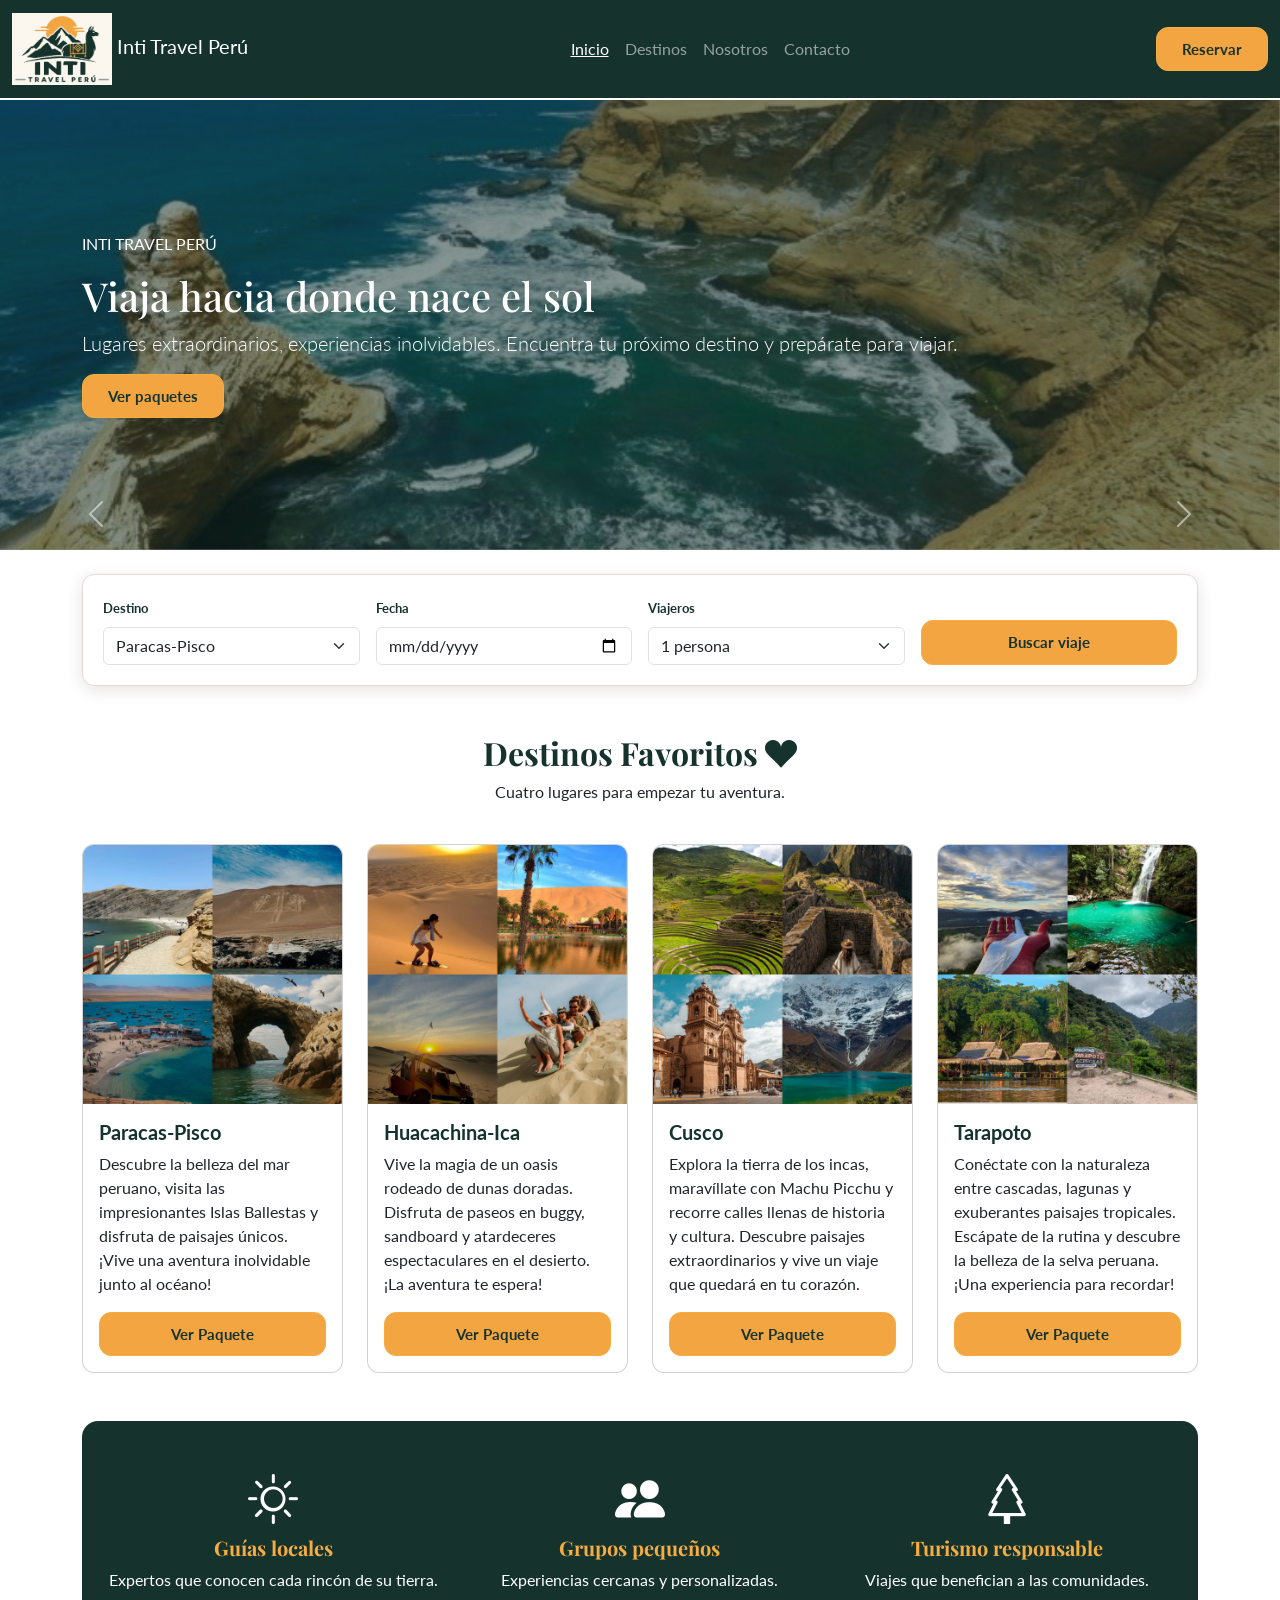
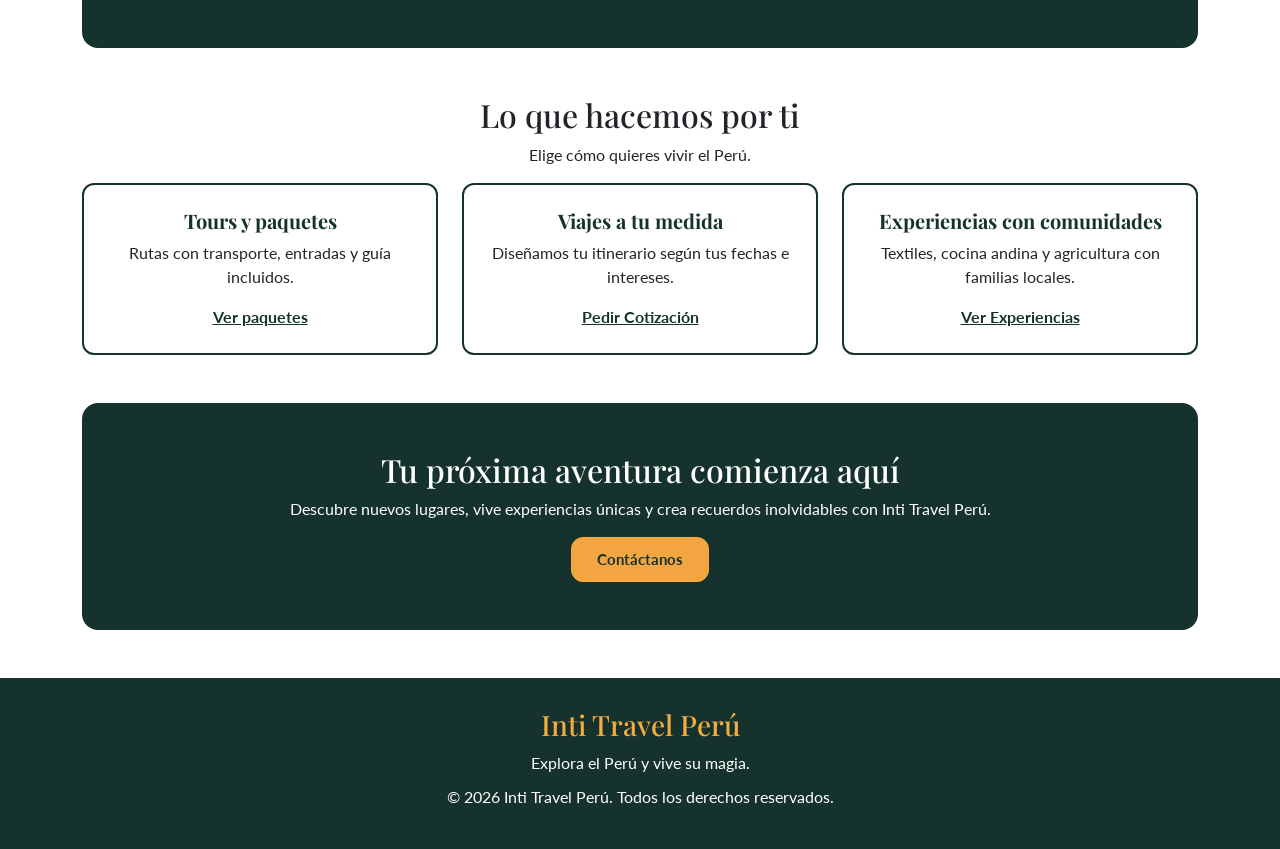
<file: index.html>
<!doctype html>
<html lang="es">
  <head>
    <meta charset="utf-8">
    <meta name="viewport" content="width=device-width, initial-scale=1">
    <title>Inti Travel Perú | Agencia de viajes en Perú</title>
    <link href="https://cdn.jsdelivr.net/npm/bootstrap@5.3.8/dist/css/bootstrap.min.css" rel="stylesheet" integrity="sha384-sRIl4kxILFvY47J16cr9ZwB07vP4J8+LH7qKQnuqkuIAvNWLzeN8tE5YBujZqJLB" crossorigin="anonymous">
    <link rel="preconnect" href="https://fonts.googleapis.com">
    <link rel="preconnect" href="https://fonts.gstatic.com" crossorigin>
    <link href="https://fonts.googleapis.com/css2?family=Lato:ital,wght@0,100;0,300;0,400;0,700;0,900;1,100;1,300;1,400;1,700;1,900&family=Playfair+Display:ital,wght@0,400..900;1,400..900&display=swap" rel="stylesheet">
    <link rel="stylesheet" href="https://cdn.jsdelivr.net/npm/bootstrap-icons@1.13.2/font/bootstrap-icons.min.css">
    <link rel="stylesheet" href="estilos.css">
  </head>

  <body>
    
    <header>
      <nav class="navbar navbar-expand-lg bg-marca fixed-top" data-bs-theme="dark">
        <div class="container-fluid">
          <a class="navbar-brand" href="index.html">
          <img src="logo1.jpeg"
          alt="Logo Inti Travel Perú"
          class="img-fluid"
          width="100">
          <span>Inti Travel Perú</span>
          </a>

          <button class="navbar-toggler" type="button" data-bs-toggle="collapse" data-bs-target="#menu" aria-controls="menu" aria-expanded="false" aria-label="Abrir menú">
            <span class="navbar-toggler-icon"></span>
          </button>

          <div class="collapse navbar-collapse" id="menu">
            <ul class="navbar-nav mx-auto mb-lg-0">
              <li class="nav-item"><a class="nav-link active" aria-current="page" href="index.html">Inicio</a></li>
              <li class="nav-item"><a class="nav-link" href="destinos.html">Destinos</a></li>
              <li class="nav-item"><a class="nav-link" href="nosotros.html">Nosotros</a></li>
              <li class="nav-item"><a class="nav-link" href="contacto.html">Contacto</a></li>
            </ul>
            <a href="contacto.html" class="btn btn-marca">Reservar</a>
          </div>
        </div>
      </nav>
    </header>

    <section class="portada container-fluid position-relative p-0">

      <div id="carouselExample" class="carousel slide" data-bs-ride="carousel">
        <div class="carousel-inner">
          <div class="carousel-item active">
            <img src="paracas2.jpeg" class="d-block w-100" alt="Islas Ballestas">
          </div>
          <div class="carousel-item">
            <img src="huacachina.jpeg" class="d-block w-100" alt="Oasis Huacachina">
          </div>
          
          <div class="carousel-item">
            <img src="cusco.jpeg" class="d-block w-100" alt="Cusco">
          </div>
          <div class="carousel-item">
            <img src="tarapoto.jpeg" class="d-block w-100" alt="Tarapoto">
          </div>
        </div>
        <button class="carousel-control-prev" type="button" data-bs-target="#carouselExample" data-bs-slide="prev">
          <span class="carousel-control-prev-icon" aria-hidden="true"></span>
          <span class="visually-hidden">Anterior</span>
        </button>
        <button class="carousel-control-next" type="button" data-bs-target="#carouselExample" data-bs-slide="next">
          <span class="carousel-control-next-icon" aria-hidden="true"></span>
          <span class="visually-hidden">Siguiente</span>
        </button>
      </div>

      <div class="portada-texto">
        <div class="container">
          <p class="eyebrow">INTI TRAVEL PERÚ</p>
          <h1>Viaja hacia donde nace el sol</h1>
          <p class="lead">Lugares extraordinarios, experiencias inolvidables. Encuentra tu próximo destino y prepárate para viajar.</p>
          <a href="destinos.html" class="btn btn-marca">Ver paquetes</a>
        </div>
      </div>

    </section>

    <main class="container mt-4">

      <section class="buscador mb-5">
        <form action="#" method="get" class="row g-3 align-items-end">

          <div class="col-12 col-md-6 col-lg-3">
            <label for="destino" class="form-label">Destino</label>
            <select id="destino" name="destino" class="form-select">
              <option>Paracas-Pisco</option>
              <option>Huacachina-Ica</option>
              <option>Cusco</option>
              <option>Tarapoto</option>
            </select>
          </div>

          <div class="col-12 col-md-6 col-lg-3">
            <label for="fecha" class="form-label">Fecha</label>
            <input type="date" id="fecha" name="fecha" class="form-control">
          </div>

          <div class="col-12 col-md-6 col-lg-3">
            <label for="viajeros" class="form-label">Viajeros</label>
            <select id="viajeros" name="viajeros" class="form-select">
              <option>1 persona</option>
              <option>2 personas</option>
              <option>3 personas</option>
              <option>4 personas</option>
              <option>5 o más</option>
            </select>
          </div>

          <div class="col-12 col-md-6 col-lg-3">
            <button type="submit" class="btn btn-marca w-100">Buscar viaje</button>
          </div>
        </form>
      </section>
      
      <div class="text-center">
        <h2 class="favoritos">Destinos Favoritos
        <i class="bi bi-suit-heart-fill"></i></h2>
        <p>Cuatro lugares para empezar tu aventura.</p>
      </div>
      
      <section class="row mt-2 g-4">
          
        <div class="col-12 col-md-6  col-lg-3">
          <article class="card h-100">
            <img src="paracascard.jpeg" class="card-img-top" alt="Paracas-Pisco">
            <div class="card-body d-flex flex-column">
              <h5 class="card-title">Paracas-Pisco</h5>
              <p class="card-text">Descubre la belleza del mar peruano, visita las impresionantes Islas Ballestas y disfruta de paisajes únicos. ¡Vive una aventura inolvidable junto al océano!</p>
              <a href="paracas.html" class="btn btn-marca mt-auto">Ver Paquete</a>
            </div>
          </article>
        </div>
       
        <div class="col-12 col-md-6 col-lg-3">
          <article class="card h-100">
            <img src="huacachinacard.jpeg" class="card-img-top" alt="Huacachina-Ica">
            <div class="card-body d-flex flex-column">
              <h5 class="card-title">Huacachina-Ica</h5>
              <p class="card-text">Vive la magia de un oasis rodeado de dunas doradas. Disfruta de paseos en buggy, sandboard y atardeceres espectaculares en el desierto. ¡La aventura te espera!</p>
              <a href="huacachina.html" class="btn btn-marca mt-auto">Ver Paquete</a>
            </div>
          </article>
        </div>
          
        <div class="col-12 col-md-6 col-lg-3">
          <article class="card h-100">
            <img src="cuscocard.jpeg" class="card-img-top" alt="Cusco">
            <div class="card-body d-flex flex-column">
              <h5 class="card-title">Cusco</h5>
              <p class="card-text">Explora la tierra de los incas, maravíllate con Machu Picchu y recorre calles llenas de historia y cultura. Descubre paisajes extraordinarios y vive un viaje que quedará en tu corazón.</p>
              <a href="machupicchu.html" class="btn btn-marca mt-auto">Ver Paquete</a>
            </div>
          </article>
        </div>
        
        <div class="col-12 col-md-6 col-lg-3">
          <article class="card h-100">
            <img src="tarapotocard.jpeg" class="card-img-top" alt="Tarapoto">
            <div class="card-body d-flex flex-column">
              <h5 class="card-title">Tarapoto</h5>
              <p class="card-text">Conéctate con la naturaleza entre cascadas, lagunas y exuberantes paisajes tropicales. Escápate de la rutina y descubre la belleza de la selva peruana. ¡Una experiencia para recordar!</p>
              <a href="tarapoto.html" class="btn btn-marca mt-auto">Ver Paquete</a>
            </div>
          </article>
        </div>
      </section>

      <section class="valor text-center mt-5">
        <div class="row g-4">
          
          <div class="col-12 col-md-4">
            <i class="bi bi-sun" style="font-size: 50px"></i>
            <h3>Guías locales</h3>
            <p>Expertos que conocen cada rincón de su tierra.</p>
          </div>
          
          <div class="col-12 col-md-4">
            <i class="bi bi-people-fill" style="font-size: 50px"></i>
            <h3>Grupos pequeños</h3>
            <p>Experiencias cercanas y personalizadas.</p>
          </div>
          
          <div class="col-12 col-md-4">
            <i class="bi bi-tree" style="font-size: 50px"></i>
            <h3>Turismo responsable</h3>
            <p>Viajes que benefician a las comunidades.</p>
          </div>
          
        </div>
      </section>
      
      <section class="text-center mt-5">
        <h2>Lo que hacemos por ti</h2>
        <p>Elige cómo quieres vivir el Perú.</p>
        
        <div class="row g-4">
          
          <div class="col-12 col-md-4">
            <article class="servicio d-flex flex-column">
              <h3>Tours y paquetes</h3>
              <p>Rutas con transporte, entradas y guía incluidos.</p>
              <a href="destinos.html" class="mt-auto">Ver paquetes</a>
            </article>
          </div>
          
          <div class="col-12 col-md-4">
            <article class="servicio d-flex flex-column">
              <h3>Viajes a tu medida</h3>
              <p>Diseñamos tu itinerario según tus fechas e intereses.</p>
              <a href="contacto.html" class="mt-auto">Pedir Cotización</a>
            </article>
          </div>
          
          <div class="col-12 col-md-4">
            <article class="servicio d-flex flex-column">
              <h3>Experiencias con comunidades</h3>
              <p>Textiles, cocina andina y agricultura con familias locales.</p>
              <a href="#" class="mt-auto">Ver Experiencias</a>
            </article>
          </div>
          
        </div>
      </section>
      
      <section class="invitacion text-center mt-5 py-5 px-5">
        
        <h2>Tu próxima aventura comienza aquí</h2>
        <p>Descubre nuevos lugares, vive experiencias únicas y crea recuerdos inolvidables con Inti Travel Perú.</p>
        <a href="contacto.html" class="btn btn-marca">Contáctanos</a>
      </section>
      
    </main>
      
      <footer class="pie container-fluid mt-5 text-center">
        <h3>Inti Travel Perú</h3>
        
        <p>Explora el Perú y vive su magia.</p>
        
        <p>&copy; 2026 Inti Travel Perú. Todos los derechos reservados.</p>
      </footer>

    <script src="https://cdn.jsdelivr.net/npm/bootstrap@5.3.8/dist/js/bootstrap.bundle.min.js" integrity="sha384-FKyoEForCGlyvwx9Hj09JcYn3nv7wiPVlz7YYwJrWVcXK/BmnVDxM+D2scQbITxI" crossorigin="anonymous"></script>
  </body>
</html>
</file>
<file: estilos.css>
.bg-marca {
  background-color: #15332c;
}

.nav-link.active,
.nav-link:hover {
  color: #fff;
  text-decoration: underline;
}

h1,
h2,
h3 {
  font-family: "Playfair Display", serif;
}

body {
  padding-top: 100px;
  font-family: "Lato", sans-serif;
  font-weight: 400;
}

.btn-marca {
  background-color: #F2A541;
  color: #15332c;
  font-size: 15px;
  font-weight: bold;
  border-radius: 40px;
  padding: 8px 15px;
  border: 1px solid #F5AD42;
}

.btn.btn-marca:hover {
  background-color: #FBD498;
  color: #15332c;
  border-color: #FBD498;

}


.carousel-item img {
  height: 450px;
  object-fit: cover;
}


.portada-texto {
  position: absolute;
  inset: 0;
  z-index: 2;
  display: flex;
  align-items: center;
  color: white;
  background: rgba(21, 51, 44, 0.5);
}

.carousel-control-prev,
.carousel-control-next {
  top: auto;
  bottom: 20px;
  z-index: 6;
}


.buscador {
  background: #fff;
  border: 1px solid #e5d9d3;
  border-radius: 12px;
  padding: 20px;
  box-shadow: 0 4px 16px rgba(58, 26, 18, .12);
}

.form-label {
  font-size: 13px;
  font-weight: bold;
  color: #15332c;
}


.favoritos {
  color: #15332c;
  font-weight: bold;
}


.card {
  border-radius: 12px;
  overflow: hidden;
}

.card-title {
  color: #15332c;
  font-weight: bold;
}

.valor {
  background: #15332c;
  color: #fff;
  border-radius: 16px;
  padding: 40px 20px;
}

.valor h3 {
  color: #F5AD42;
  font-size: 20px;
  font-weight: bold;
}


.servicio {
  border: 2px solid #15332c;
  border-radius: 12px;
  padding: 24px;
  height: 100%;
}

.servicio h3 {
  color: #15332c;
  font-size: 20px;
  font-weight: bold;
}

.servicio a {
  color: #15332c;
  font-weight: bold;
}

.invitacion {
  background: #15332c;
  color: #fff;
  border-radius: 16px;
}

.pie {
  background: #15332c;
  color: #fff;
  padding: 30px 15px;
}

.pie h3 {
  color: #F5AD42;
}

hr {
  border-color: rgba(255, 255, 255, 0.4);

}

.pie a {
  color: #F5AD42;
  font-weight: bold;
  text-decoration: none;
  margin: 0 12px;
}

.pie p {
  margin: 10px 0;
}

/*hasta aqui zuly*/

/*inicia contacto*/

.valor .bi-geo-alt-fill,
.valor .bi-telephone-fill,
.valor .bi-envelope-fill,
.valor .bi-clock-fill {
  color: #F5AD42;
}

/* Íconos de redes sociales */
.redes a {
  color: #fff;
  font-size: 28px;
  margin-right: 15px;
  text-decoration: none;
}

.redes a:hover {
  color: #F5AD42;
}

/* El mapa no debe tener borde */
iframe {
  border: 0;
}

/* Cuadros del formulario al hacer clic */
.form-control:focus,
.form-select:focus {
  border-color: #15332c;
  box-shadow: 0 0 0 0.2rem rgba(21, 51, 44, 0.2);
}

/* Íconos dorados en las tarjetas de beneficios */
.acento {
  color: #F5AD42;
}

/*termina contacto*/

/*inicia destino*/


.bienvenido {
    width: 100%;
    margin-bottom: 20px;
}

.bienvenido img {
    display: inline-block;
    width: 320px;
    max-width: 100%;
    height: auto;
}

.caru-destino{
  
    height: 350px;
    object-fit: cover;
    transition: height 0.2s ease-in-out;
}


.comentario1{
    text-align: center;
    margin: 0;
    padding: 0;
}

.vendido{
  background-color: rgb(194, 16, 16);
  color: white;
  width: 195px;
  border-radius: 12px;
  text-align: center;

}

.imagen-tour {
    height: 350px;
    object-fit: cover;
    object-position: center;
    display: block;
    
}


.imagen-destino {
    width: 100%;
    height: 220px;
    object-fit: cover;
}

/*termina destino*/

/*inicia ver detalle*/
.banner-imagen {
  width: 100%;
  height: 550px;
  object-fit: cover;
}

.fondo-transparente {
  position: absolute;
  top: 0;
  left: 0;
  width: 100%;
  height: 100%;
  background-color: rgba(0, 0, 0, 0.4);
  z-index: 1;
}

.ruta-navegacion {
  z-index: 2;
  left: 25px;
}

.ruta-navegacion a {
  text-decoration: none;

}

.banner-titulo {
  color: #fff;
  font-size: 45px;
  margin-left: 25px;
}

.icono {
  font-size: 24px;
  color: #fff;
  margin-left: 25px;
}

.textoicon {
  font-size: 20px;
  margin-left: 5px;
}

.bannertexto {
  font-size: 17px;
  margin-left: 25px;
}

.cuadro {
  width: fit-content;
  max-width: 100%;
  border-radius: 15px;
  background-color: rgba(242, 165, 65, 0.8);
  ;
  padding: 15px;
  text-align: center;
  color: #15332c;
  margin: 0 25px 20px 25px;
}

.preciotitulo {
  font-family: Arial, sans-serif;
  font-size: 12px;
  font-weight: bold;
}

.preciomonto {
  font-size: 30px;
}

.titulo-azul {
  color: #15332c;
}

.texto-seccion {
  color: #15332c;
}

.card-detalle {
  background-color: #fff;
  color: #15332c;
  border: 1px solid #F2A541;
  border-radius: 12px;
}

.card-detalle .card-title {
  color: #15332c;
}

.card-detalle .card-text {
  color: #15332c;
}

.foto-tour {
  width: 100%;
  height: 220px;
  object-fit: cover;
}

.card .badge {
  background-color: #F2A541;
  color: #15332c;
}

/*ISABEL*/
.seccion3 {
  background-color: #15332c;
  color: #fff;
  border-radius: 12px;
  align-items: flex-start;
  gap: 60px;
}

.detalle-incluye {
  border-right: 1px solid #535b59;
  padding-right: 25px;
}

.seccion3 .row {
  justify-content: center;
  --bs-gutter-x: 3rem;
}

.seccion3 .row>div {
  flex: 0 0 42%;
  max-width: 42%;
  min-width: 0;
}

.seccion3 h2 {
  color: #fff;
  margin-top: 5px;
}

.seccion3 i {
  color: #F2A541;
  margin-right: 10px;
  margin-left: 0;
}

.seccion-4 {
  background-color: #15332c;
  color: #F2A541;
  border-radius: 12px;
  padding: 25px;
}

.icono-info {
  font-size: 35px;
  display: block;
  text-align: center;
}

.detalle-info {
  text-align: center;
  border-left: 1px solid #535b59;
  padding:0 10px;
}

.seccion-4 h2 {
  color: #fff;
  font-size: 26px;
  margin-top: 5px;
  margin-bottom: 20px;
}

.seccion-4 h3 {
  color: #F2A541;
  font-size: 18px;
  margin-top: 10px;
  margin-bottom: 10px;
}

.seccion-4 p {
  color: #fff;
}

.bannerfinal {
  background-color: #15332c;
  color: #fff;
  width: 100%;
  border-radius: 12px;
  text-align: center;
  padding: 35px;
}

.bannerfinal h2 {
  color: #fff;
  margin-bottom: 10px;
}

.bannerfinal p {
  color: #fff;
  margin-bottom: 20px;
}

.banner-cerros {
  background-image: linear-gradient(to right,
      #15332c 20%,
      rgba(21, 51, 44, 0.6) 100%, transparent 100%), url("../img/bannerfinal.jpg");

  background-size: cover;
  background-position: right center;
}

/*flecha*/
.btn-marca {
  background-color: #F2A541;
  color: #15332c;
  border-radius: 12px;
  padding: 10px 25px;
  text-decoration: none;
}

.btn-marca:hover {
  background-color: #e5c078;
  color: #15332c;
}

/*termina ver detalle*/
</file>
